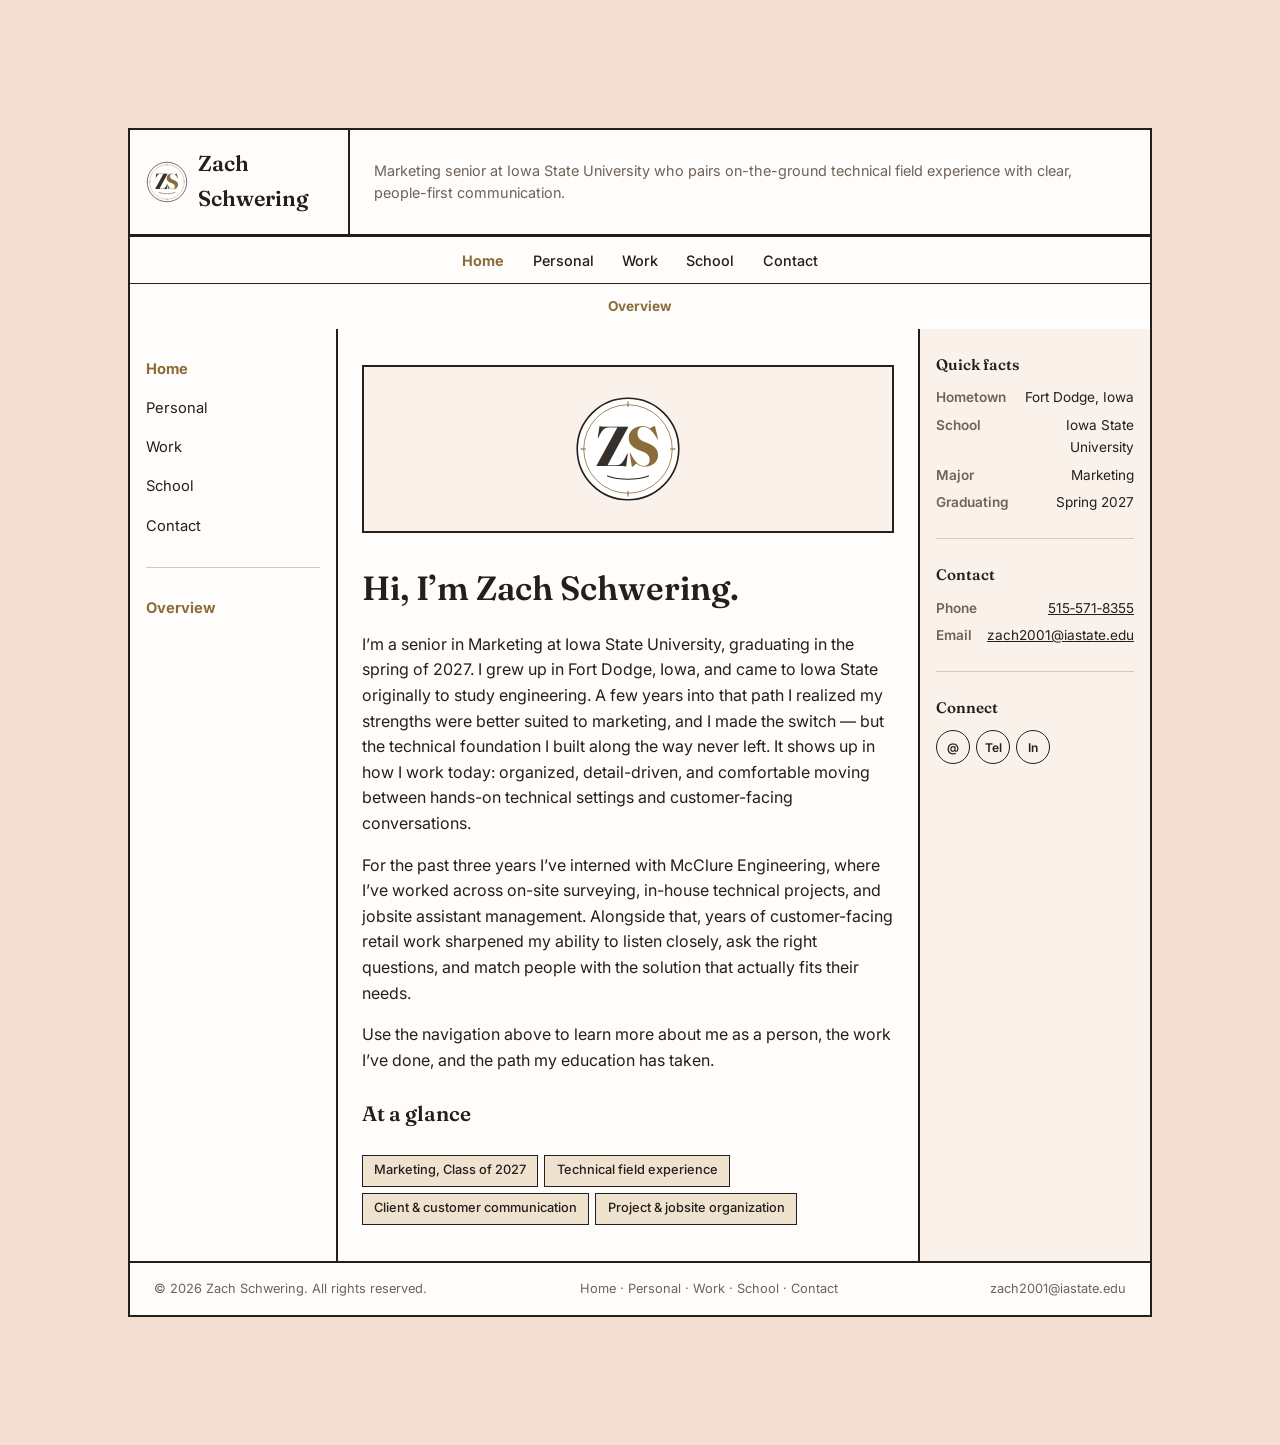
<file: index.html>
<!DOCTYPE html>
<html lang="en">
<head>
<meta charset="UTF-8">
<meta name="viewport" content="width=device-width, initial-scale=1.0">
<title>Zach Schwering</title>
<meta name="description" content="Zach Schwering — Marketing senior at Iowa State University with hands-on technical field experience.">
<link rel="icon" href="./assets/zs-monogram.svg" type="image/svg+xml">
<link rel="preconnect" href="https://fonts.googleapis.com">
<link rel="preconnect" href="https://fonts.gstatic.com" crossorigin>
<link href="https://fonts.googleapis.com/css2?family=Fraunces:opsz,wght@9..144,500;9..144,600;9..144,700&family=Inter:wght@400;500;600;700&display=swap" rel="stylesheet">
<link rel="stylesheet" href="./style.css">
</head>
<body>

<div class="page-frame">
  <div class="layout">

    <header class="site-header">
      <div class="logo"><svg class="logo-mark" viewBox="0 0 200 200" role="img" aria-label="ZS monogram logo" xmlns="http://www.w3.org/2000/svg"><circle cx="100" cy="100" r="94" fill="#ffffff" stroke="#241f1a" stroke-width="3"/><circle cx="100" cy="100" r="82" fill="none" stroke="#8a6d3b" stroke-width="1.5"/><line x1="100" y1="12" x2="100" y2="22" stroke="#8a6d3b" stroke-width="2"/><line x1="100" y1="178" x2="100" y2="188" stroke="#8a6d3b" stroke-width="2"/><line x1="12" y1="100" x2="22" y2="100" stroke="#8a6d3b" stroke-width="2"/><line x1="178" y1="100" x2="188" y2="100" stroke="#8a6d3b" stroke-width="2"/><text x="72" y="132" font-family="'Fraunces', Georgia, serif" font-size="104" font-weight="700" fill="#241f1a" opacity="0.92" text-anchor="middle">Z</text><text x="128" y="132" font-family="'Fraunces', Georgia, serif" font-size="104" font-weight="700" fill="#8a6d3b" text-anchor="middle">S</text><path d="M62,150 C85,158 115,158 138,150" fill="none" stroke="#241f1a" stroke-width="2" stroke-linecap="round"/></svg> Zach Schwering</div>
      <div class="info-graphic">
        Marketing senior at Iowa State University who pairs on-the-ground
        technical field experience with clear, people-first communication.
      </div>
    </header>

    <nav class="primary-nav" data-nav="primary" aria-label="Primary"></nav>
    <nav class="secondary-nav" data-nav="secondary" aria-label="Secondary"></nav>

    <div class="content-row">

      <aside class="nav-rail">
        <nav data-nav="rail-primary" aria-label="Primary, sidebar"></nav>
        <nav data-nav="rail-secondary" aria-label="Secondary, sidebar"></nav>
      </aside>

      <main class="main-content">
        <div class="hero-image"><svg class="hero-mark" viewBox="0 0 200 200" role="img" aria-label="ZS monogram" xmlns="http://www.w3.org/2000/svg"><circle cx="100" cy="100" r="94" fill="#ffffff" stroke="#241f1a" stroke-width="3"/><circle cx="100" cy="100" r="82" fill="none" stroke="#8a6d3b" stroke-width="1.5"/><line x1="100" y1="12" x2="100" y2="22" stroke="#8a6d3b" stroke-width="2"/><line x1="100" y1="178" x2="100" y2="188" stroke="#8a6d3b" stroke-width="2"/><line x1="12" y1="100" x2="22" y2="100" stroke="#8a6d3b" stroke-width="2"/><line x1="178" y1="100" x2="188" y2="100" stroke="#8a6d3b" stroke-width="2"/><text x="72" y="132" font-family="'Fraunces', Georgia, serif" font-size="104" font-weight="700" fill="#241f1a" opacity="0.92" text-anchor="middle">Z</text><text x="128" y="132" font-family="'Fraunces', Georgia, serif" font-size="104" font-weight="700" fill="#8a6d3b" text-anchor="middle">S</text><path d="M62,150 C85,158 115,158 138,150" fill="none" stroke="#241f1a" stroke-width="2" stroke-linecap="round"/></svg></div>

        <h1>Hi, I&rsquo;m Zach Schwering.</h1>
        <p>
          I&rsquo;m a senior in Marketing at Iowa State University, graduating
          in the spring of 2027. I grew up in Fort Dodge, Iowa, and came to
          Iowa State originally to study engineering. A few years into that
          path I realized my strengths were better suited to marketing, and
          I made the switch &mdash; but the technical foundation I built along
          the way never left. It shows up in how I work today: organized,
          detail-driven, and comfortable moving between hands-on technical
          settings and customer-facing conversations.
        </p>
        <p>
          For the past three years I&rsquo;ve interned with McClure
          Engineering, where I&rsquo;ve worked across on-site surveying,
          in-house technical projects, and jobsite assistant management.
          Alongside that, years of customer-facing retail work sharpened my
          ability to listen closely, ask the right questions, and match
          people with the solution that actually fits their needs.
        </p>
        <p>
          Use the navigation above to learn more about me as a person, the
          work I&rsquo;ve done, and the path my education has taken.
        </p>

        <h2>At a glance</h2>
        <ul class="tag-list">
          <li>Marketing, Class of 2027</li>
          <li>Technical field experience</li>
          <li>Client &amp; customer communication</li>
          <li>Project &amp; jobsite organization</li>
        </ul>
      </main>

      <aside class="sticky-rail">
        <section>
          <h2>Quick facts</h2>
          <dl class="fact-list">
            <dt>Hometown</dt><dd>Fort Dodge, Iowa</dd>
            <dt>School</dt><dd>Iowa State University</dd>
            <dt>Major</dt><dd>Marketing</dd>
            <dt>Graduating</dt><dd>Spring 2027</dd>
          </dl>
        </section>
        <section>
          <h2>Contact</h2>
          <dl class="fact-list">
            <dt>Phone</dt><dd><a href="tel:+15155718355">515&#8209;571&#8209;8355</a></dd>
            <dt>Email</dt><dd><a href="mailto:zach2001@iastate.edu">zach2001@iastate.edu</a></dd>
          </dl>
        </section>
        <section>
          <h2>Connect</h2>
          <div class="social-icons">
            <a href="mailto:zach2001@iastate.edu" aria-label="Email">@</a>
            <a href="tel:+15155718355" aria-label="Phone">Tel</a>
            <a href="#" aria-label="LinkedIn">In</a>
          </div>
        </section>
      </aside>

    </div>

    <footer class="site-footer">
      <span>&copy; <span id="year"></span> Zach Schwering. All rights reserved.</span>
      <span><a href="index.html">Home</a> &middot; <a href="person.html">Personal</a> &middot; <a href="work.html">Work</a> &middot; <a href="school.html">School</a> &middot; <a href="contact.html">Contact</a></span>
      <span><a href="mailto:zach2001@iastate.edu">zach2001@iastate.edu</a></span>
    </footer>

  </div>
</div>

<script src="./nav.js"></script>
<script>
  document.getElementById("year").textContent = new Date().getFullYear();
</script>
</body>
</html>
</file>
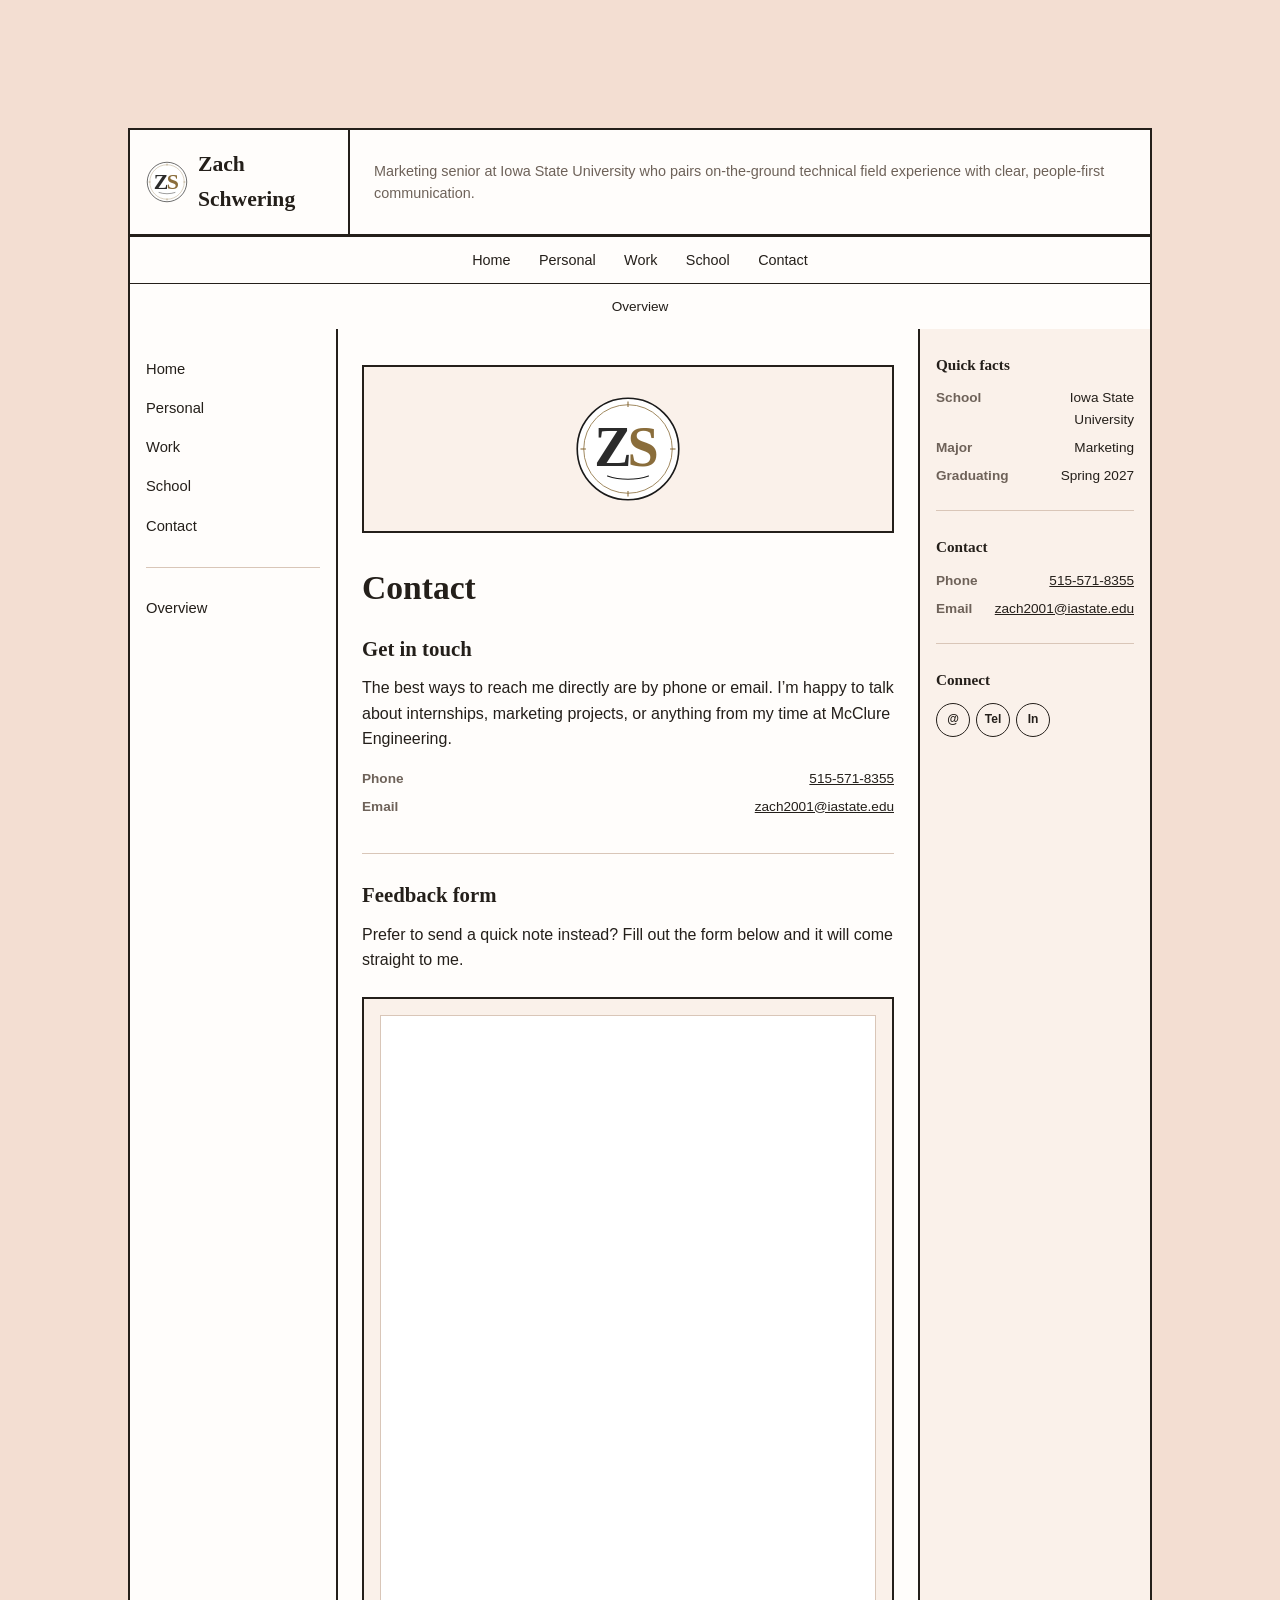
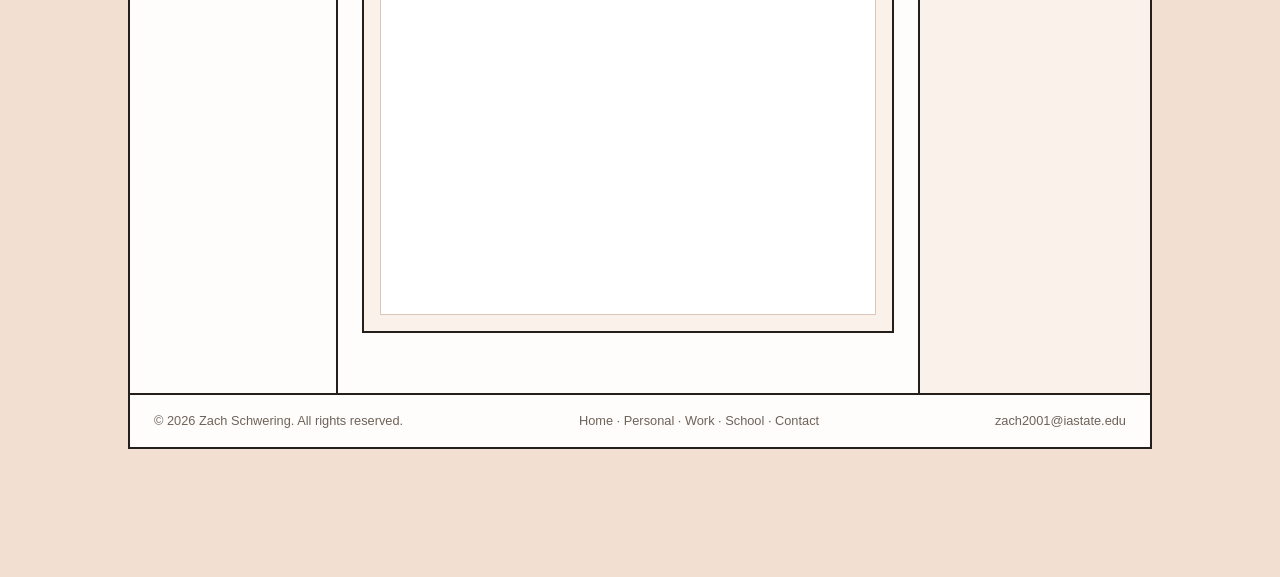
<file: Contact.html>
<!DOCTYPE html>
<html lang="en">
<head>
<meta charset="UTF-8">
<meta name="viewport" content="width=device-width, initial-scale=1.0">
<title>Contact &mdash; Zach Schwering</title>
<meta name="description" content="Contact Zach Schwering, Marketing senior at Iowa State University, or leave feedback via the form below.">
<link rel="icon" href="./assets/zs-monogram.svg" type="image/svg+xml">
<link rel="stylesheet" href="./style.css">
</head>
<body>

<div class="page-frame">
  <div class="layout">

    <header class="site-header">
      <div class="logo"><svg class="logo-mark" viewBox="0 0 200 200" role="img" aria-label="ZS monogram logo" xmlns="http://www.w3.org/2000/svg"><circle cx="100" cy="100" r="94" fill="#ffffff" stroke="#1a1a1a" stroke-width="3"/><circle cx="100" cy="100" r="82" fill="none" stroke="#8a6d3b" stroke-width="1.5"/><line x1="100" y1="12" x2="100" y2="22" stroke="#8a6d3b" stroke-width="2"/><line x1="100" y1="178" x2="100" y2="188" stroke="#8a6d3b" stroke-width="2"/><line x1="12" y1="100" x2="22" y2="100" stroke="#8a6d3b" stroke-width="2"/><line x1="178" y1="100" x2="188" y2="100" stroke="#8a6d3b" stroke-width="2"/><text x="72" y="132" font-family="Georgia, 'Times New Roman', serif" font-size="104" font-weight="700" fill="#1a1a1a" opacity="0.92" text-anchor="middle">Z</text><text x="128" y="132" font-family="Georgia, 'Times New Roman', serif" font-size="104" font-weight="700" fill="#8a6d3b" text-anchor="middle">S</text><path d="M62,150 C85,158 115,158 138,150" fill="none" stroke="#1a1a1a" stroke-width="2" stroke-linecap="round"/></svg> Zach Schwering</div>
      <div class="info-graphic">
        Marketing senior at Iowa State University who pairs on-the-ground
        technical field experience with clear, people-first communication.
      </div>
    </header>

    <nav class="primary-nav" data-nav="primary" aria-label="Primary"></nav>
    <nav class="secondary-nav" data-nav="secondary" aria-label="Secondary"></nav>

    <div class="content-row">

      <aside class="nav-rail">
        <nav data-nav="rail-primary" aria-label="Primary, sidebar"></nav>
        <nav data-nav="rail-secondary" aria-label="Secondary, sidebar"></nav>
      </aside>

      <main class="main-content">
        <div class="hero-image"><svg class="hero-mark" viewBox="0 0 200 200" role="img" aria-label="ZS monogram" xmlns="http://www.w3.org/2000/svg"><circle cx="100" cy="100" r="94" fill="#ffffff" stroke="#1a1a1a" stroke-width="3"/><circle cx="100" cy="100" r="82" fill="none" stroke="#8a6d3b" stroke-width="1.5"/><line x1="100" y1="12" x2="100" y2="22" stroke="#8a6d3b" stroke-width="2"/><line x1="100" y1="178" x2="100" y2="188" stroke="#8a6d3b" stroke-width="2"/><line x1="12" y1="100" x2="22" y2="100" stroke="#8a6d3b" stroke-width="2"/><line x1="178" y1="100" x2="188" y2="100" stroke="#8a6d3b" stroke-width="2"/><text x="72" y="132" font-family="Georgia, 'Times New Roman', serif" font-size="104" font-weight="700" fill="#1a1a1a" opacity="0.92" text-anchor="middle">Z</text><text x="128" y="132" font-family="Georgia, 'Times New Roman', serif" font-size="104" font-weight="700" fill="#8a6d3b" text-anchor="middle">S</text><path d="M62,150 C85,158 115,158 138,150" fill="none" stroke="#1a1a1a" stroke-width="2" stroke-linecap="round"/></svg></div>

        <h1>Contact</h1>

        <h2 id="contact-info">Get in touch</h2>
        <p>
          The best ways to reach me directly are by phone or email. I&rsquo;m
          happy to talk about internships, marketing projects, or anything
          from my time at McClure Engineering.
        </p>
        <dl class="fact-list">
          <dt>Phone</dt><dd><a href="tel:+15155718355">515&#8209;571&#8209;8355</a></dd>
          <dt>Email</dt><dd><a href="mailto:zach2001@iastate.edu">zach2001@iastate.edu</a></dd>
        </dl>

        <h2 id="feedback-form">Feedback form</h2>
        <p>
          Prefer to send a quick note instead? Fill out the form below and
          it will come straight to me.
        </p>

        <!--
          Embedded Google Form.
          Replace the src below with your own form's embed link:
          Google Forms > Send > the "<>" embed tab > copy the iframe src URL.
          Before publishing, in Form Settings > Responses, turn OFF
          "Restrict to users in [org]" and confirm access is set to
          "Anyone with the link" so it loads for visitors who are not
          signed in.
        -->
        <div class="form-embed">
          <iframe
            src="https://docs.google.com/forms/d/e/1FAIpQLSf_REPLACE_WITH_YOUR_FORM_ID/viewform?embedded=true"
            title="Contact feedback form"
            loading="lazy">
            Loading&hellip;
          </iframe>
        </div>
      </main>

      <aside class="sticky-rail">
        <section>
          <h2>Quick facts</h2>
          <dl class="fact-list">
            <dt>School</dt><dd>Iowa State University</dd>
            <dt>Major</dt><dd>Marketing</dd>
            <dt>Graduating</dt><dd>Spring 2027</dd>
          </dl>
        </section>
        <section>
          <h2>Contact</h2>
          <dl class="fact-list">
            <dt>Phone</dt><dd><a href="tel:+15155718355">515&#8209;571&#8209;8355</a></dd>
            <dt>Email</dt><dd><a href="mailto:zach2001@iastate.edu">zach2001@iastate.edu</a></dd>
          </dl>
        </section>
        <section>
          <h2>Connect</h2>
          <div class="social-icons">
            <a href="mailto:zach2001@iastate.edu" aria-label="Email">@</a>
            <a href="tel:+15155718355" aria-label="Phone">Tel</a>
            <a href="#" aria-label="LinkedIn">In</a>
          </div>
        </section>
      </aside>

    </div>

    <footer class="site-footer">
      <span>&copy; <span id="year"></span> Zach Schwering. All rights reserved.</span>
      <span><a href="index.html">Home</a> &middot; <a href="person.html">Personal</a> &middot; <a href="work.html">Work</a> &middot; <a href="school.html">School</a> &middot; <a href="contact.html">Contact</a></span>
      <span><a href="mailto:zach2001@iastate.edu">zach2001@iastate.edu</a></span>
    </footer>

  </div>
</div>

<script src="./nav.js"></script>
<script>
  document.getElementById("year").textContent = new Date().getFullYear();
</script>
</body>
</html>
</file>
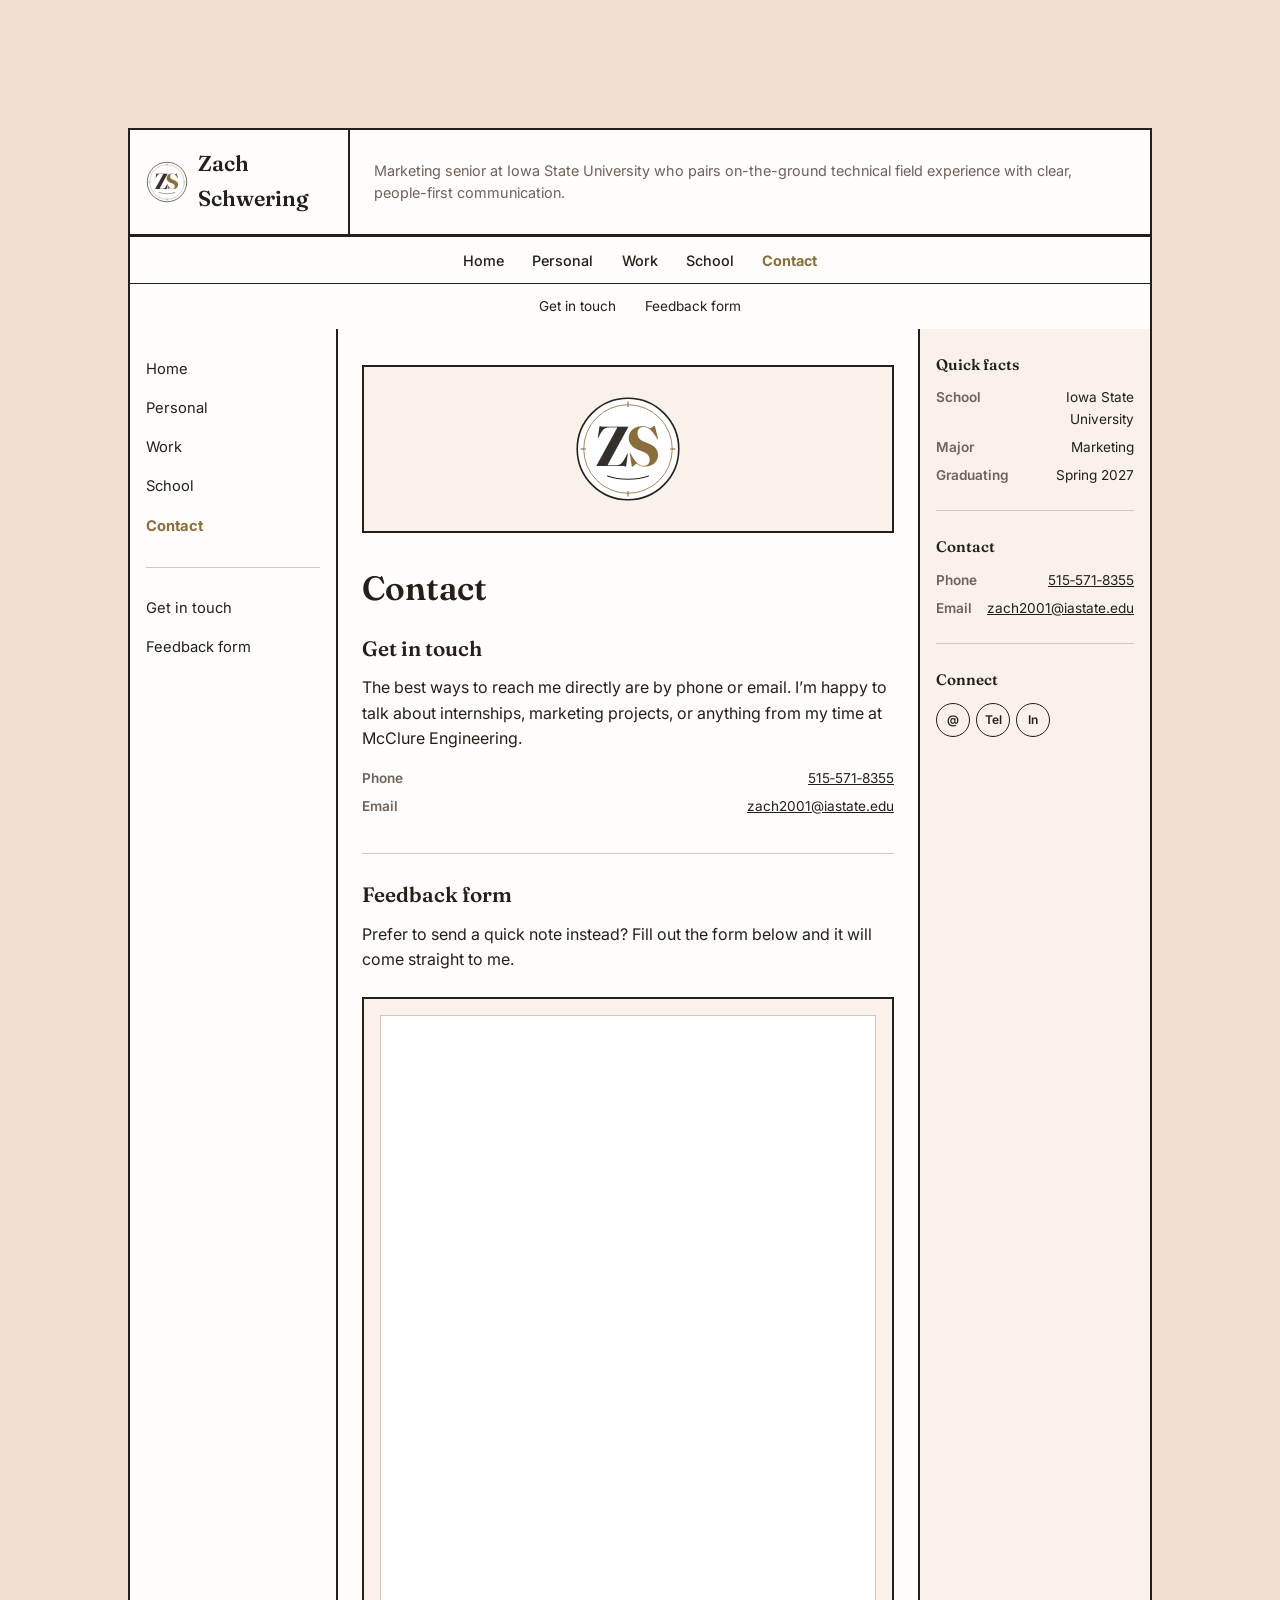
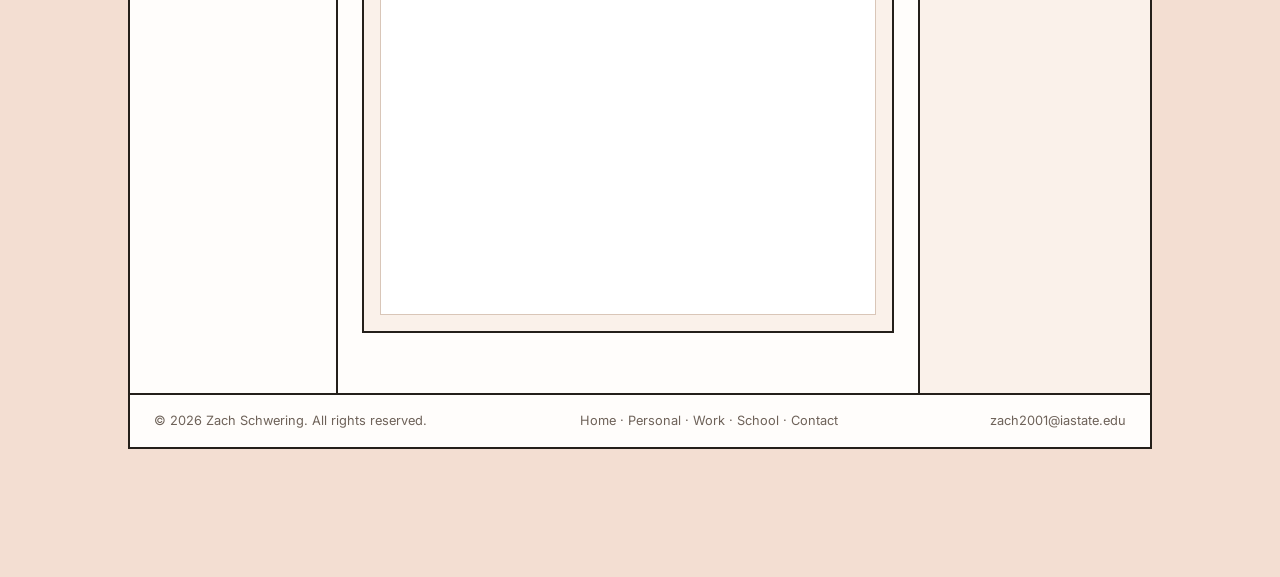
<file: contact.html>
<!DOCTYPE html>
<html lang="en">
<head>
<meta charset="UTF-8">
<meta name="viewport" content="width=device-width, initial-scale=1.0">
<title>Contact &mdash; Zach Schwering</title>
<meta name="description" content="Contact Zach Schwering, Marketing senior at Iowa State University, or leave feedback via the form below.">
<link rel="icon" href="./assets/zs-monogram.svg" type="image/svg+xml">
<link rel="preconnect" href="https://fonts.googleapis.com">
<link rel="preconnect" href="https://fonts.gstatic.com" crossorigin>
<link href="https://fonts.googleapis.com/css2?family=Fraunces:opsz,wght@9..144,500;9..144,600;9..144,700&family=Inter:wght@400;500;600;700&display=swap" rel="stylesheet">
<link rel="stylesheet" href="./style.css">
</head>
<body>

<div class="page-frame">
  <div class="layout">

    <header class="site-header">
      <div class="logo"><svg class="logo-mark" viewBox="0 0 200 200" role="img" aria-label="ZS monogram logo" xmlns="http://www.w3.org/2000/svg"><circle cx="100" cy="100" r="94" fill="#ffffff" stroke="#241f1a" stroke-width="3"/><circle cx="100" cy="100" r="82" fill="none" stroke="#8a6d3b" stroke-width="1.5"/><line x1="100" y1="12" x2="100" y2="22" stroke="#8a6d3b" stroke-width="2"/><line x1="100" y1="178" x2="100" y2="188" stroke="#8a6d3b" stroke-width="2"/><line x1="12" y1="100" x2="22" y2="100" stroke="#8a6d3b" stroke-width="2"/><line x1="178" y1="100" x2="188" y2="100" stroke="#8a6d3b" stroke-width="2"/><text x="72" y="132" font-family="'Fraunces', Georgia, serif" font-size="104" font-weight="700" fill="#241f1a" opacity="0.92" text-anchor="middle">Z</text><text x="128" y="132" font-family="'Fraunces', Georgia, serif" font-size="104" font-weight="700" fill="#8a6d3b" text-anchor="middle">S</text><path d="M62,150 C85,158 115,158 138,150" fill="none" stroke="#241f1a" stroke-width="2" stroke-linecap="round"/></svg> Zach Schwering</div>
      <div class="info-graphic">
        Marketing senior at Iowa State University who pairs on-the-ground
        technical field experience with clear, people-first communication.
      </div>
    </header>

    <nav class="primary-nav" data-nav="primary" aria-label="Primary"></nav>
    <nav class="secondary-nav" data-nav="secondary" aria-label="Secondary"></nav>

    <div class="content-row">

      <aside class="nav-rail">
        <nav data-nav="rail-primary" aria-label="Primary, sidebar"></nav>
        <nav data-nav="rail-secondary" aria-label="Secondary, sidebar"></nav>
      </aside>

      <main class="main-content">
        <div class="hero-image"><svg class="hero-mark" viewBox="0 0 200 200" role="img" aria-label="ZS monogram" xmlns="http://www.w3.org/2000/svg"><circle cx="100" cy="100" r="94" fill="#ffffff" stroke="#241f1a" stroke-width="3"/><circle cx="100" cy="100" r="82" fill="none" stroke="#8a6d3b" stroke-width="1.5"/><line x1="100" y1="12" x2="100" y2="22" stroke="#8a6d3b" stroke-width="2"/><line x1="100" y1="178" x2="100" y2="188" stroke="#8a6d3b" stroke-width="2"/><line x1="12" y1="100" x2="22" y2="100" stroke="#8a6d3b" stroke-width="2"/><line x1="178" y1="100" x2="188" y2="100" stroke="#8a6d3b" stroke-width="2"/><text x="72" y="132" font-family="'Fraunces', Georgia, serif" font-size="104" font-weight="700" fill="#241f1a" opacity="0.92" text-anchor="middle">Z</text><text x="128" y="132" font-family="'Fraunces', Georgia, serif" font-size="104" font-weight="700" fill="#8a6d3b" text-anchor="middle">S</text><path d="M62,150 C85,158 115,158 138,150" fill="none" stroke="#241f1a" stroke-width="2" stroke-linecap="round"/></svg></div>

        <h1>Contact</h1>

        <h2 id="contact-info">Get in touch</h2>
        <p>
          The best ways to reach me directly are by phone or email. I&rsquo;m
          happy to talk about internships, marketing projects, or anything
          from my time at McClure Engineering.
        </p>
        <dl class="fact-list">
          <dt>Phone</dt><dd><a href="tel:+15155718355">515&#8209;571&#8209;8355</a></dd>
          <dt>Email</dt><dd><a href="mailto:zach2001@iastate.edu">zach2001@iastate.edu</a></dd>
        </dl>

        <h2 id="feedback-form">Feedback form</h2>
        <p>
          Prefer to send a quick note instead? Fill out the form below and
          it will come straight to me.
        </p>

        <!--
          Embedded Google Form.
          Replace the src below with your own form's embed link:
          Google Forms > Send > the "<>" embed tab > copy the iframe src URL.
          Before publishing, in Form Settings > Responses, turn OFF
          "Restrict to users in [org]" and confirm access is set to
          "Anyone with the link" so it loads for visitors who are not
          signed in.
        -->
        <div class="form-embed">
          <iframe
            src="https://docs.google.com/forms/d/e/1FAIpQLSeIeLna8ueIe1Ol3CAgbMucSbO8HrOFRADkz1ITKp4BqK-JnQ/viewform?embedded=true"
            title="Contact feedback form"
            loading="lazy">
            Loading&hellip;
          </iframe>
        </div>
      </main>

      <aside class="sticky-rail">
        <section>
          <h2>Quick facts</h2>
          <dl class="fact-list">
            <dt>School</dt><dd>Iowa State University</dd>
            <dt>Major</dt><dd>Marketing</dd>
            <dt>Graduating</dt><dd>Spring 2027</dd>
          </dl>
        </section>
        <section>
          <h2>Contact</h2>
          <dl class="fact-list">
            <dt>Phone</dt><dd><a href="tel:+15155718355">515&#8209;571&#8209;8355</a></dd>
            <dt>Email</dt><dd><a href="mailto:zach2001@iastate.edu">zach2001@iastate.edu</a></dd>
          </dl>
        </section>
        <section>
          <h2>Connect</h2>
          <div class="social-icons">
            <a href="mailto:zach2001@iastate.edu" aria-label="Email">@</a>
            <a href="tel:+15155718355" aria-label="Phone">Tel</a>
            <a href="#" aria-label="LinkedIn">In</a>
          </div>
        </section>
      </aside>

    </div>

    <footer class="site-footer">
      <span>&copy; <span id="year"></span> Zach Schwering. All rights reserved.</span>
      <span><a href="index.html">Home</a> &middot; <a href="person.html">Personal</a> &middot; <a href="work.html">Work</a> &middot; <a href="school.html">School</a> &middot; <a href="contact.html">Contact</a></span>
      <span><a href="mailto:zach2001@iastate.edu">zach2001@iastate.edu</a></span>
    </footer>

  </div>
</div>

<script src="./nav.js"></script>
<script>
  document.getElementById("year").textContent = new Date().getFullYear();
</script>
</body>
</html>
</file>
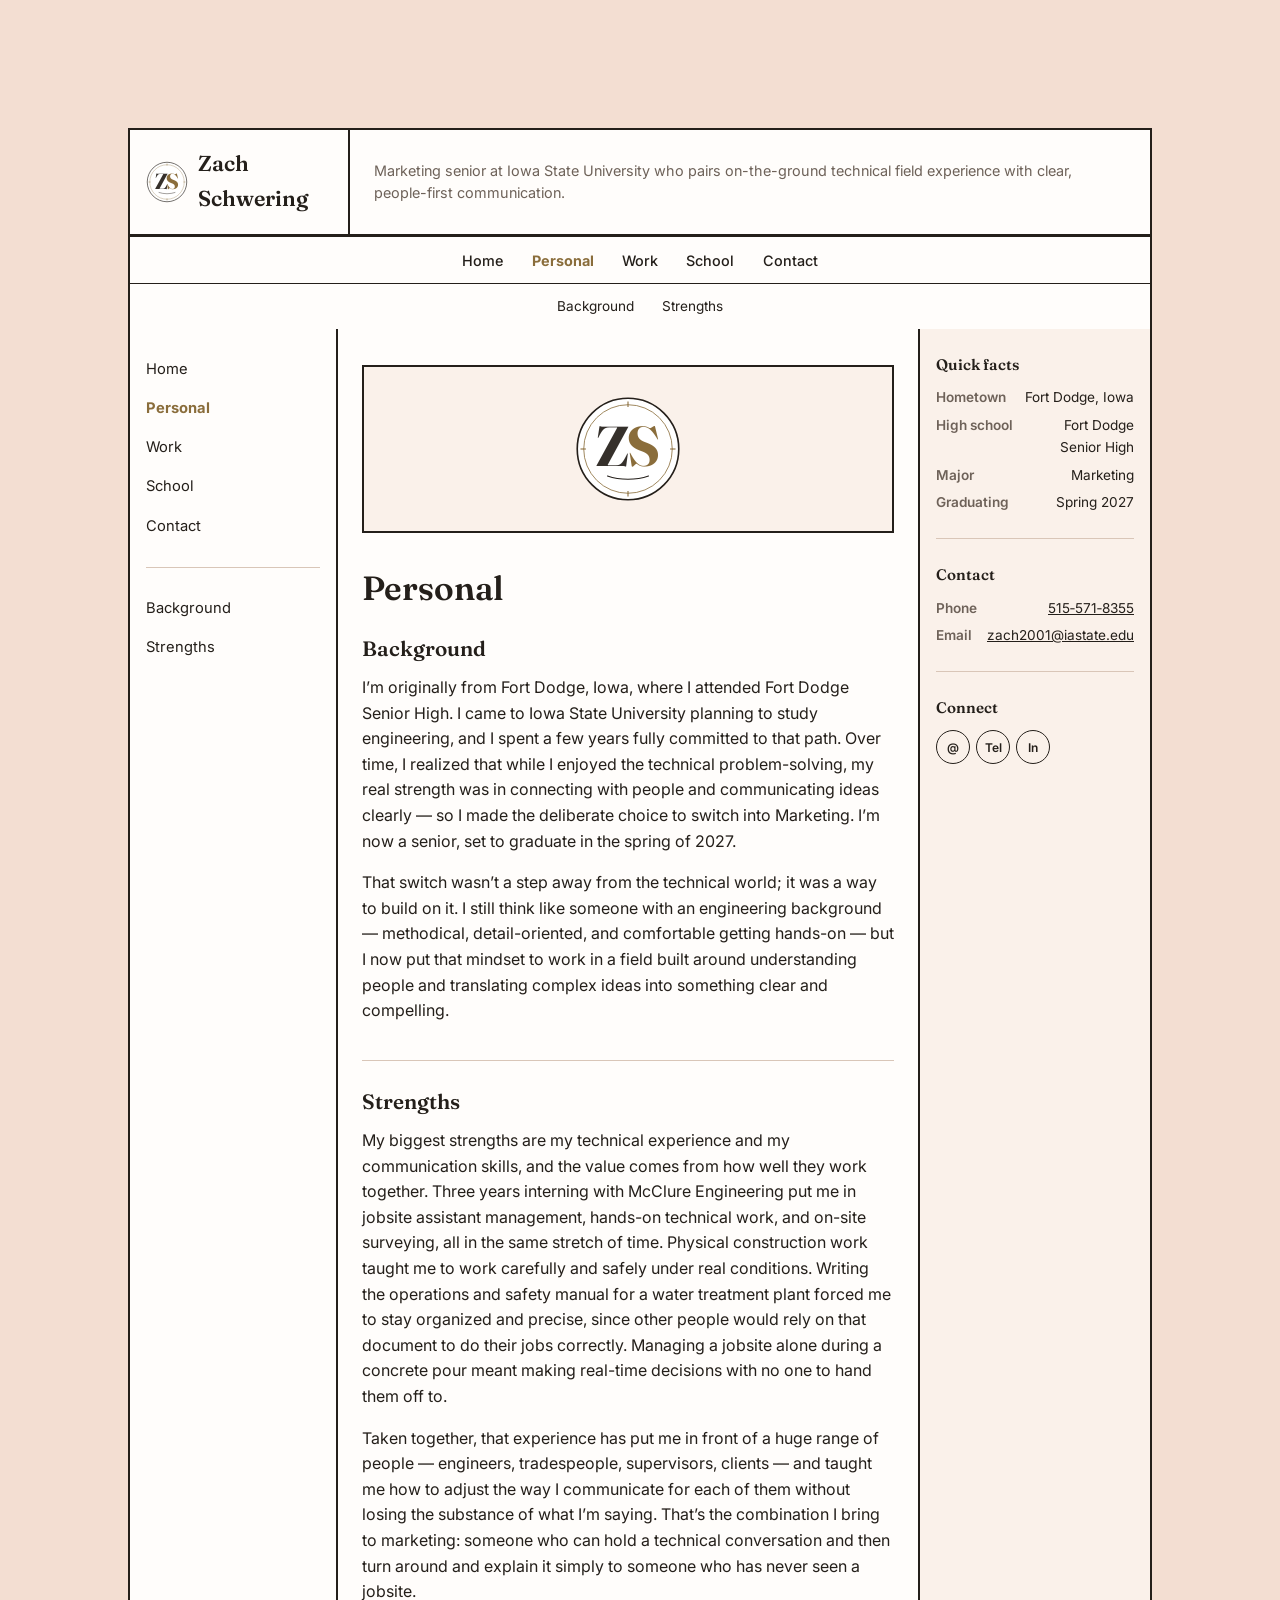
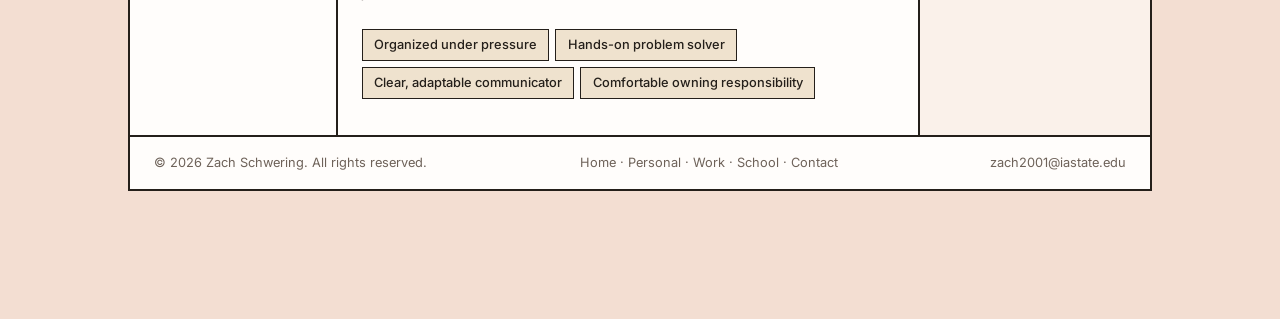
<file: person.html>
<!DOCTYPE html>
<html lang="en">
<head>
<meta charset="UTF-8">
<meta name="viewport" content="width=device-width, initial-scale=1.0">
<title>Personal &mdash; Zach Schwering</title>
<meta name="description" content="Background and strengths of Zach Schwering, a Marketing senior at Iowa State University.">
<link rel="icon" href="./assets/zs-monogram.svg" type="image/svg+xml">
<link rel="preconnect" href="https://fonts.googleapis.com">
<link rel="preconnect" href="https://fonts.gstatic.com" crossorigin>
<link href="https://fonts.googleapis.com/css2?family=Fraunces:opsz,wght@9..144,500;9..144,600;9..144,700&family=Inter:wght@400;500;600;700&display=swap" rel="stylesheet">
<link rel="stylesheet" href="./style.css">
</head>
<body>

<div class="page-frame">
  <div class="layout">

    <header class="site-header">
      <div class="logo"><svg class="logo-mark" viewBox="0 0 200 200" role="img" aria-label="ZS monogram logo" xmlns="http://www.w3.org/2000/svg"><circle cx="100" cy="100" r="94" fill="#ffffff" stroke="#241f1a" stroke-width="3"/><circle cx="100" cy="100" r="82" fill="none" stroke="#8a6d3b" stroke-width="1.5"/><line x1="100" y1="12" x2="100" y2="22" stroke="#8a6d3b" stroke-width="2"/><line x1="100" y1="178" x2="100" y2="188" stroke="#8a6d3b" stroke-width="2"/><line x1="12" y1="100" x2="22" y2="100" stroke="#8a6d3b" stroke-width="2"/><line x1="178" y1="100" x2="188" y2="100" stroke="#8a6d3b" stroke-width="2"/><text x="72" y="132" font-family="'Fraunces', Georgia, serif" font-size="104" font-weight="700" fill="#241f1a" opacity="0.92" text-anchor="middle">Z</text><text x="128" y="132" font-family="'Fraunces', Georgia, serif" font-size="104" font-weight="700" fill="#8a6d3b" text-anchor="middle">S</text><path d="M62,150 C85,158 115,158 138,150" fill="none" stroke="#241f1a" stroke-width="2" stroke-linecap="round"/></svg> Zach Schwering</div>
      <div class="info-graphic">
        Marketing senior at Iowa State University who pairs on-the-ground
        technical field experience with clear, people-first communication.
      </div>
    </header>

    <nav class="primary-nav" data-nav="primary" aria-label="Primary"></nav>
    <nav class="secondary-nav" data-nav="secondary" aria-label="Secondary"></nav>

    <div class="content-row">

      <aside class="nav-rail">
        <nav data-nav="rail-primary" aria-label="Primary, sidebar"></nav>
        <nav data-nav="rail-secondary" aria-label="Secondary, sidebar"></nav>
      </aside>

      <main class="main-content">
        <div class="hero-image"><svg class="hero-mark" viewBox="0 0 200 200" role="img" aria-label="ZS monogram" xmlns="http://www.w3.org/2000/svg"><circle cx="100" cy="100" r="94" fill="#ffffff" stroke="#241f1a" stroke-width="3"/><circle cx="100" cy="100" r="82" fill="none" stroke="#8a6d3b" stroke-width="1.5"/><line x1="100" y1="12" x2="100" y2="22" stroke="#8a6d3b" stroke-width="2"/><line x1="100" y1="178" x2="100" y2="188" stroke="#8a6d3b" stroke-width="2"/><line x1="12" y1="100" x2="22" y2="100" stroke="#8a6d3b" stroke-width="2"/><line x1="178" y1="100" x2="188" y2="100" stroke="#8a6d3b" stroke-width="2"/><text x="72" y="132" font-family="'Fraunces', Georgia, serif" font-size="104" font-weight="700" fill="#241f1a" opacity="0.92" text-anchor="middle">Z</text><text x="128" y="132" font-family="'Fraunces', Georgia, serif" font-size="104" font-weight="700" fill="#8a6d3b" text-anchor="middle">S</text><path d="M62,150 C85,158 115,158 138,150" fill="none" stroke="#241f1a" stroke-width="2" stroke-linecap="round"/></svg></div>

        <h1>Personal</h1>

        <h2 id="background">Background</h2>
        <p>
          I&rsquo;m originally from Fort Dodge, Iowa, where I attended Fort
          Dodge Senior High. I came to Iowa State University planning to
          study engineering, and I spent a few years fully committed to that
          path. Over time, I realized that while I enjoyed the technical
          problem-solving, my real strength was in connecting with people
          and communicating ideas clearly &mdash; so I made the deliberate
          choice to switch into Marketing. I&rsquo;m now a senior, set to
          graduate in the spring of 2027.
        </p>
        <p>
          That switch wasn&rsquo;t a step away from the technical world; it
          was a way to build on it. I still think like someone with an
          engineering background &mdash; methodical, detail-oriented, and
          comfortable getting hands-on &mdash; but I now put that mindset to
          work in a field built around understanding people and translating
          complex ideas into something clear and compelling.
        </p>

        <h2 id="strengths">Strengths</h2>
        <p>
          My biggest strengths are my technical experience and my
          communication skills, and the value comes from how well they work
          together. Three years interning with McClure Engineering put me in
          jobsite assistant management, hands-on technical work, and
          on-site surveying, all in the same stretch of time. Physical
          construction work taught me to work carefully and safely under
          real conditions. Writing the operations and safety manual for a
          water treatment plant forced me to stay organized and precise,
          since other people would rely on that document to do their jobs
          correctly. Managing a jobsite alone during a concrete pour meant
          making real-time decisions with no one to hand them off to.
        </p>
        <p>
          Taken together, that experience has put me in front of a huge
          range of people &mdash; engineers, tradespeople, supervisors,
          clients &mdash; and taught me how to adjust the way I communicate
          for each of them without losing the substance of what I&rsquo;m
          saying. That&rsquo;s the combination I bring to marketing: someone
          who can hold a technical conversation and then turn around and
          explain it simply to someone who has never seen a jobsite.
        </p>

        <ul class="tag-list">
          <li>Organized under pressure</li>
          <li>Hands-on problem solver</li>
          <li>Clear, adaptable communicator</li>
          <li>Comfortable owning responsibility</li>
        </ul>
      </main>

      <aside class="sticky-rail">
        <section>
          <h2>Quick facts</h2>
          <dl class="fact-list">
            <dt>Hometown</dt><dd>Fort Dodge, Iowa</dd>
            <dt>High school</dt><dd>Fort Dodge Senior High</dd>
            <dt>Major</dt><dd>Marketing</dd>
            <dt>Graduating</dt><dd>Spring 2027</dd>
          </dl>
        </section>
        <section>
          <h2>Contact</h2>
          <dl class="fact-list">
            <dt>Phone</dt><dd><a href="tel:+15155718355">515&#8209;571&#8209;8355</a></dd>
            <dt>Email</dt><dd><a href="mailto:zach2001@iastate.edu">zach2001@iastate.edu</a></dd>
          </dl>
        </section>
        <section>
          <h2>Connect</h2>
          <div class="social-icons">
            <a href="mailto:zach2001@iastate.edu" aria-label="Email">@</a>
            <a href="tel:+15155718355" aria-label="Phone">Tel</a>
            <a href="#" aria-label="LinkedIn">In</a>
          </div>
        </section>
      </aside>

    </div>

    <footer class="site-footer">
      <span>&copy; <span id="year"></span> Zach Schwering. All rights reserved.</span>
      <span><a href="index.html">Home</a> &middot; <a href="person.html">Personal</a> &middot; <a href="work.html">Work</a> &middot; <a href="school.html">School</a> &middot; <a href="contact.html">Contact</a></span>
      <span><a href="mailto:zach2001@iastate.edu">zach2001@iastate.edu</a></span>
    </footer>

  </div>
</div>

<script src="./nav.js"></script>
<script>
  document.getElementById("year").textContent = new Date().getFullYear();
</script>
</body>
</html>
</file>
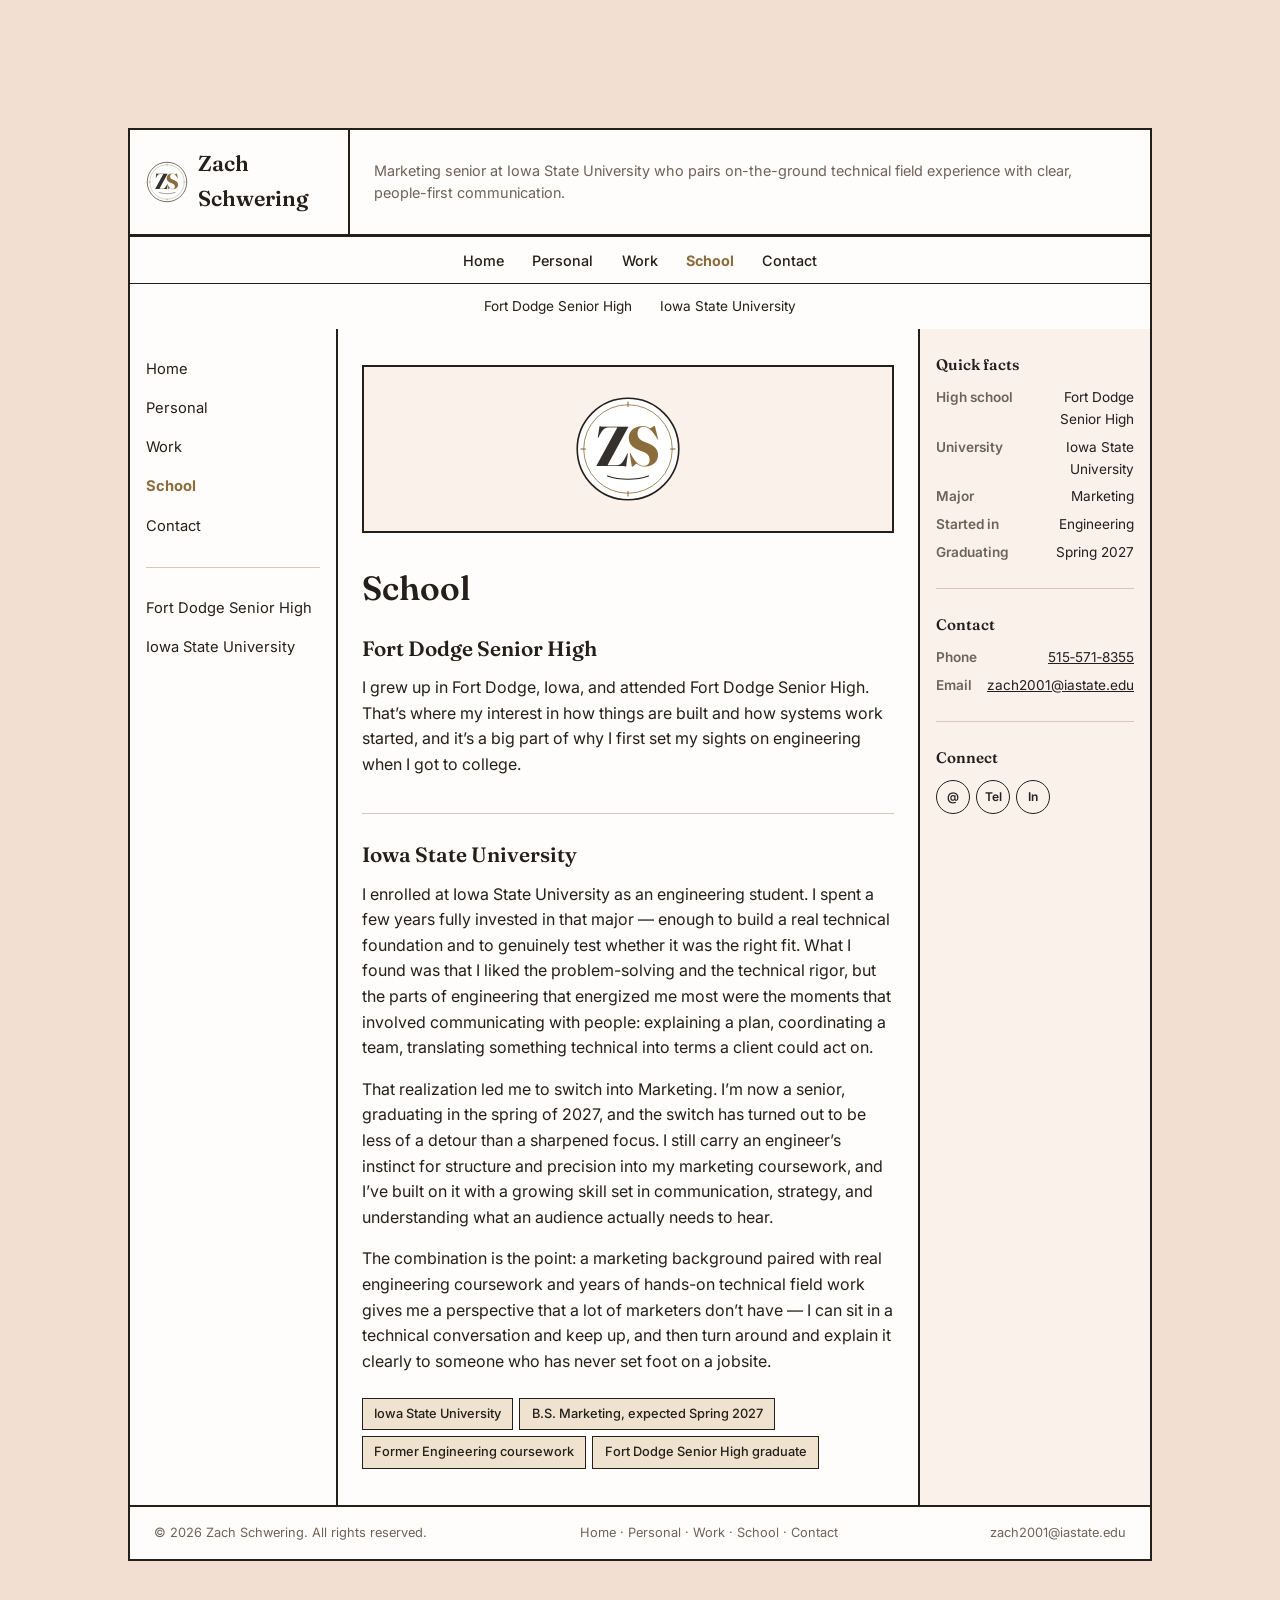
<file: school.html>
<!DOCTYPE html>
<html lang="en">
<head>
<meta charset="UTF-8">
<meta name="viewport" content="width=device-width, initial-scale=1.0">
<title>School &mdash; Zach Schwering</title>
<meta name="description" content="Education background of Zach Schwering, Marketing senior at Iowa State University.">
<link rel="icon" href="./assets/zs-monogram.svg" type="image/svg+xml">
<link rel="preconnect" href="https://fonts.googleapis.com">
<link rel="preconnect" href="https://fonts.gstatic.com" crossorigin>
<link href="https://fonts.googleapis.com/css2?family=Fraunces:opsz,wght@9..144,500;9..144,600;9..144,700&family=Inter:wght@400;500;600;700&display=swap" rel="stylesheet">
<link rel="stylesheet" href="./style.css">
</head>
<body>

<div class="page-frame">
  <div class="layout">

    <header class="site-header">
      <div class="logo"><svg class="logo-mark" viewBox="0 0 200 200" role="img" aria-label="ZS monogram logo" xmlns="http://www.w3.org/2000/svg"><circle cx="100" cy="100" r="94" fill="#ffffff" stroke="#241f1a" stroke-width="3"/><circle cx="100" cy="100" r="82" fill="none" stroke="#8a6d3b" stroke-width="1.5"/><line x1="100" y1="12" x2="100" y2="22" stroke="#8a6d3b" stroke-width="2"/><line x1="100" y1="178" x2="100" y2="188" stroke="#8a6d3b" stroke-width="2"/><line x1="12" y1="100" x2="22" y2="100" stroke="#8a6d3b" stroke-width="2"/><line x1="178" y1="100" x2="188" y2="100" stroke="#8a6d3b" stroke-width="2"/><text x="72" y="132" font-family="'Fraunces', Georgia, serif" font-size="104" font-weight="700" fill="#241f1a" opacity="0.92" text-anchor="middle">Z</text><text x="128" y="132" font-family="'Fraunces', Georgia, serif" font-size="104" font-weight="700" fill="#8a6d3b" text-anchor="middle">S</text><path d="M62,150 C85,158 115,158 138,150" fill="none" stroke="#241f1a" stroke-width="2" stroke-linecap="round"/></svg> Zach Schwering</div>
      <div class="info-graphic">
        Marketing senior at Iowa State University who pairs on-the-ground
        technical field experience with clear, people-first communication.
      </div>
    </header>

    <nav class="primary-nav" data-nav="primary" aria-label="Primary"></nav>
    <nav class="secondary-nav" data-nav="secondary" aria-label="Secondary"></nav>

    <div class="content-row">

      <aside class="nav-rail">
        <nav data-nav="rail-primary" aria-label="Primary, sidebar"></nav>
        <nav data-nav="rail-secondary" aria-label="Secondary, sidebar"></nav>
      </aside>

      <main class="main-content">
        <div class="hero-image"><svg class="hero-mark" viewBox="0 0 200 200" role="img" aria-label="ZS monogram" xmlns="http://www.w3.org/2000/svg"><circle cx="100" cy="100" r="94" fill="#ffffff" stroke="#241f1a" stroke-width="3"/><circle cx="100" cy="100" r="82" fill="none" stroke="#8a6d3b" stroke-width="1.5"/><line x1="100" y1="12" x2="100" y2="22" stroke="#8a6d3b" stroke-width="2"/><line x1="100" y1="178" x2="100" y2="188" stroke="#8a6d3b" stroke-width="2"/><line x1="12" y1="100" x2="22" y2="100" stroke="#8a6d3b" stroke-width="2"/><line x1="178" y1="100" x2="188" y2="100" stroke="#8a6d3b" stroke-width="2"/><text x="72" y="132" font-family="'Fraunces', Georgia, serif" font-size="104" font-weight="700" fill="#241f1a" opacity="0.92" text-anchor="middle">Z</text><text x="128" y="132" font-family="'Fraunces', Georgia, serif" font-size="104" font-weight="700" fill="#8a6d3b" text-anchor="middle">S</text><path d="M62,150 C85,158 115,158 138,150" fill="none" stroke="#241f1a" stroke-width="2" stroke-linecap="round"/></svg></div>

        <h1>School</h1>

        <h2 id="fdsh">Fort Dodge Senior High</h2>
        <p>
          I grew up in Fort Dodge, Iowa, and attended Fort Dodge Senior High.
          That&rsquo;s where my interest in how things are built and how
          systems work started, and it&rsquo;s a big part of why I first set
          my sights on engineering when I got to college.
        </p>

        <h2 id="isu">Iowa State University</h2>
        <p>
          I enrolled at Iowa State University as an engineering student. I
          spent a few years fully invested in that major &mdash; enough to
          build a real technical foundation and to genuinely test whether it
          was the right fit. What I found was that I liked the problem-solving
          and the technical rigor, but the parts of engineering that energized
          me most were the moments that involved communicating with people:
          explaining a plan, coordinating a team, translating something
          technical into terms a client could act on.
        </p>
        <p>
          That realization led me to switch into Marketing. I&rsquo;m now a
          senior, graduating in the spring of 2027, and the switch has turned
          out to be less of a detour than a sharpened focus. I still carry an
          engineer&rsquo;s instinct for structure and precision into my
          marketing coursework, and I&rsquo;ve built on it with a growing
          skill set in communication, strategy, and understanding what an
          audience actually needs to hear.
        </p>
        <p>
          The combination is the point: a marketing background paired with
          real engineering coursework and years of hands-on technical field
          work gives me a perspective that a lot of marketers don&rsquo;t
          have &mdash; I can sit in a technical conversation and keep up,
          and then turn around and explain it clearly to someone who has
          never set foot on a jobsite.
        </p>

        <ul class="tag-list">
          <li>Iowa State University</li>
          <li>B.S. Marketing, expected Spring 2027</li>
          <li>Former Engineering coursework</li>
          <li>Fort Dodge Senior High graduate</li>
        </ul>
      </main>

      <aside class="sticky-rail">
        <section>
          <h2>Quick facts</h2>
          <dl class="fact-list">
            <dt>High school</dt><dd>Fort Dodge Senior High</dd>
            <dt>University</dt><dd>Iowa State University</dd>
            <dt>Major</dt><dd>Marketing</dd>
            <dt>Started in</dt><dd>Engineering</dd>
            <dt>Graduating</dt><dd>Spring 2027</dd>
          </dl>
        </section>
        <section>
          <h2>Contact</h2>
          <dl class="fact-list">
            <dt>Phone</dt><dd><a href="tel:+15155718355">515&#8209;571&#8209;8355</a></dd>
            <dt>Email</dt><dd><a href="mailto:zach2001@iastate.edu">zach2001@iastate.edu</a></dd>
          </dl>
        </section>
        <section>
          <h2>Connect</h2>
          <div class="social-icons">
            <a href="mailto:zach2001@iastate.edu" aria-label="Email">@</a>
            <a href="tel:+15155718355" aria-label="Phone">Tel</a>
            <a href="#" aria-label="LinkedIn">In</a>
          </div>
        </section>
      </aside>

    </div>

    <footer class="site-footer">
      <span>&copy; <span id="year"></span> Zach Schwering. All rights reserved.</span>
      <span><a href="index.html">Home</a> &middot; <a href="person.html">Personal</a> &middot; <a href="work.html">Work</a> &middot; <a href="school.html">School</a> &middot; <a href="contact.html">Contact</a></span>
      <span><a href="mailto:zach2001@iastate.edu">zach2001@iastate.edu</a></span>
    </footer>

  </div>
</div>

<script src="./nav.js"></script>
<script>
  document.getElementById("year").textContent = new Date().getFullYear();
</script>
</body>
</html>
</file>
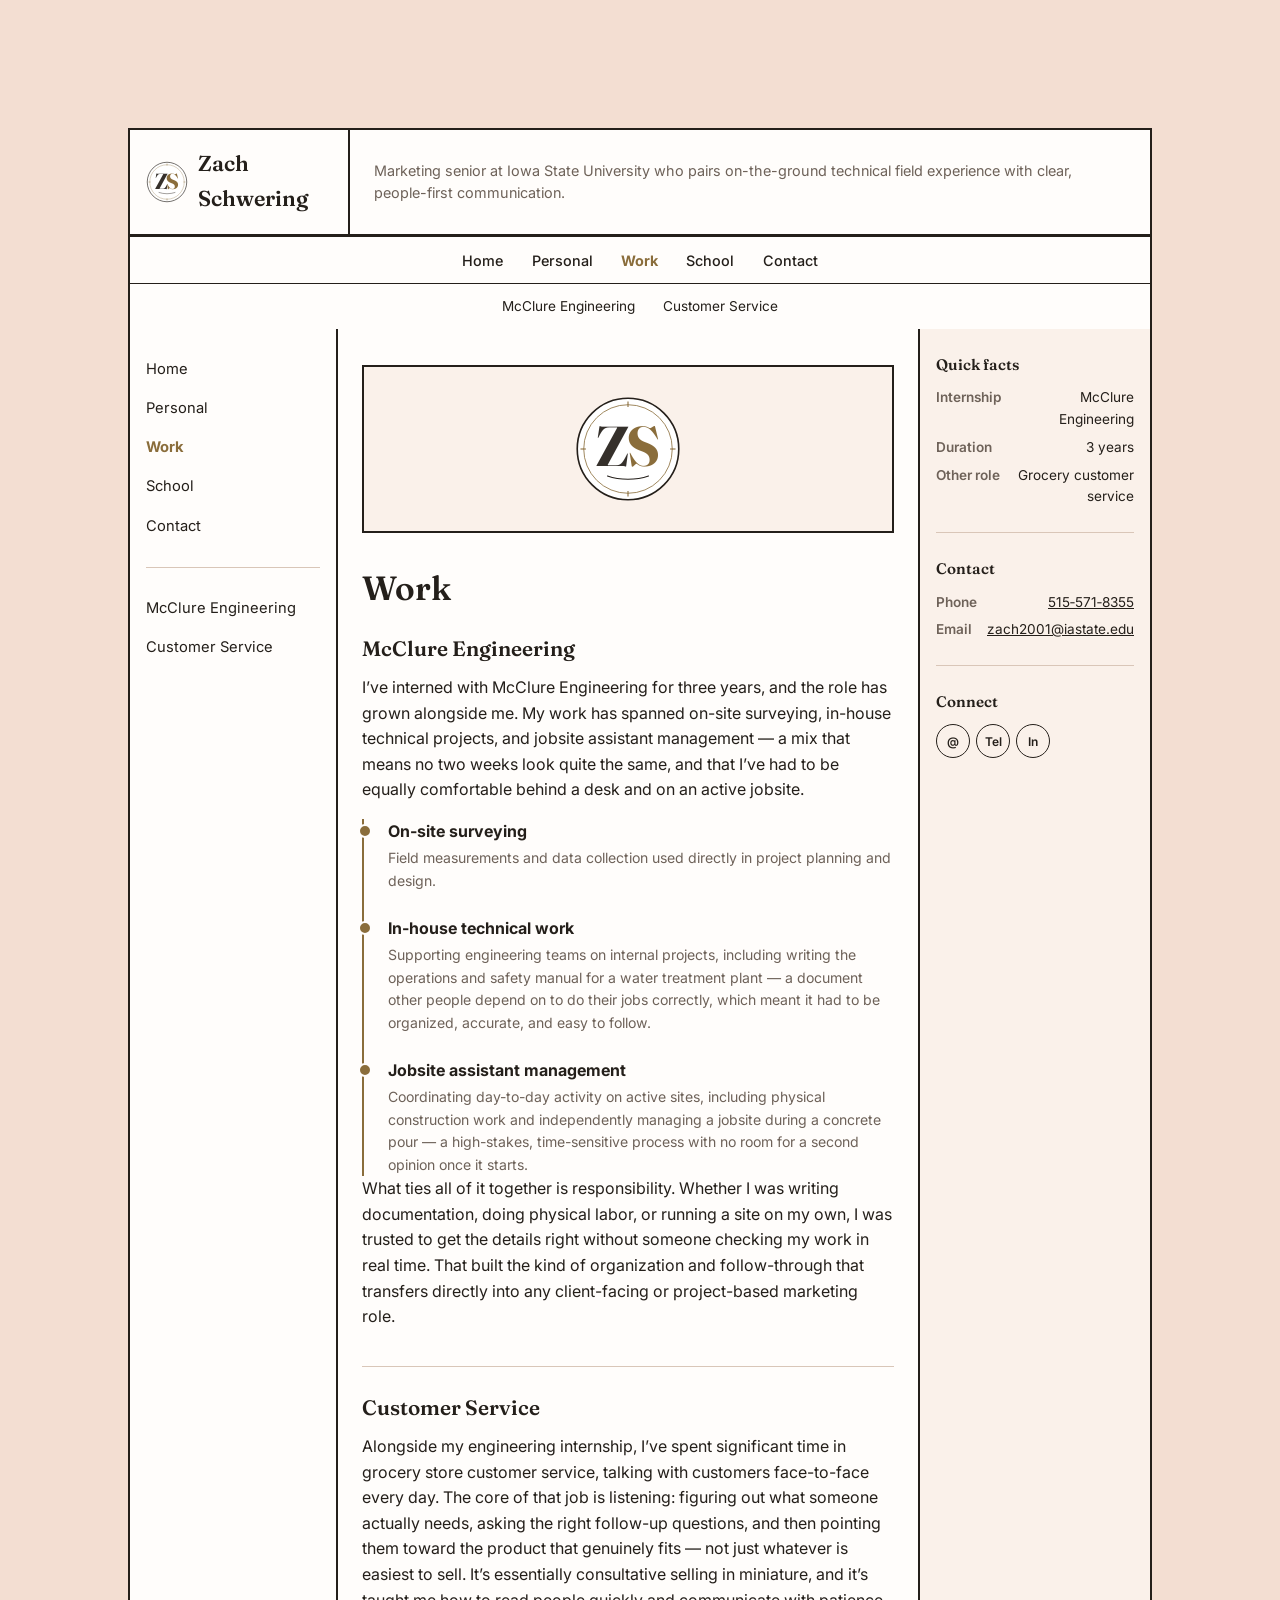
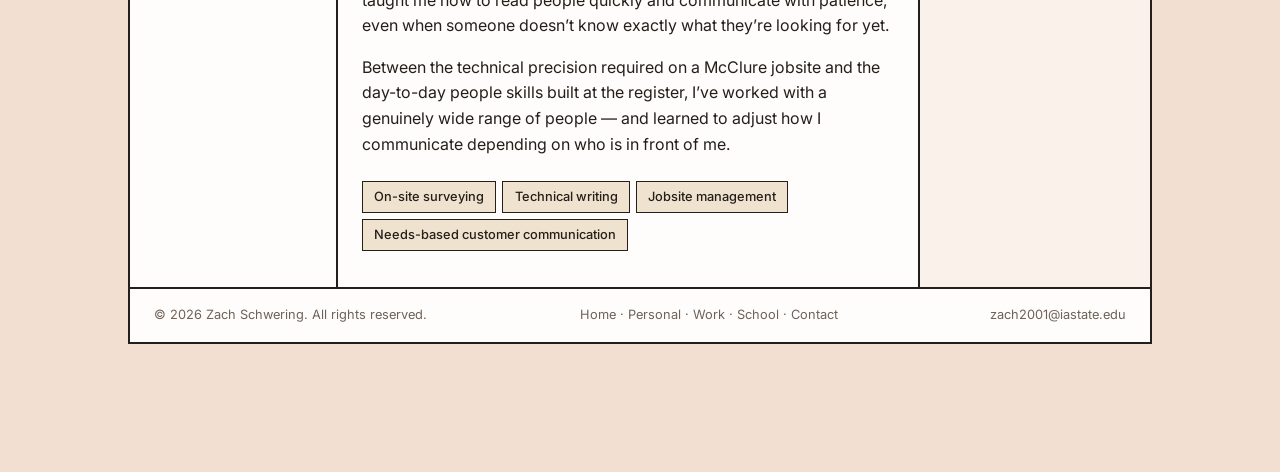
<file: work.html>
<!DOCTYPE html>
<html lang="en">
<head>
<meta charset="UTF-8">
<meta name="viewport" content="width=device-width, initial-scale=1.0">
<title>Work &mdash; Zach Schwering</title>
<meta name="description" content="Work experience of Zach Schwering, including a three-year internship with McClure Engineering.">
<link rel="icon" href="./assets/zs-monogram.svg" type="image/svg+xml">
<link rel="preconnect" href="https://fonts.googleapis.com">
<link rel="preconnect" href="https://fonts.gstatic.com" crossorigin>
<link href="https://fonts.googleapis.com/css2?family=Fraunces:opsz,wght@9..144,500;9..144,600;9..144,700&family=Inter:wght@400;500;600;700&display=swap" rel="stylesheet">
<link rel="stylesheet" href="./style.css">
</head>
<body>

<div class="page-frame">
  <div class="layout">

    <header class="site-header">
      <div class="logo"><svg class="logo-mark" viewBox="0 0 200 200" role="img" aria-label="ZS monogram logo" xmlns="http://www.w3.org/2000/svg"><circle cx="100" cy="100" r="94" fill="#ffffff" stroke="#241f1a" stroke-width="3"/><circle cx="100" cy="100" r="82" fill="none" stroke="#8a6d3b" stroke-width="1.5"/><line x1="100" y1="12" x2="100" y2="22" stroke="#8a6d3b" stroke-width="2"/><line x1="100" y1="178" x2="100" y2="188" stroke="#8a6d3b" stroke-width="2"/><line x1="12" y1="100" x2="22" y2="100" stroke="#8a6d3b" stroke-width="2"/><line x1="178" y1="100" x2="188" y2="100" stroke="#8a6d3b" stroke-width="2"/><text x="72" y="132" font-family="'Fraunces', Georgia, serif" font-size="104" font-weight="700" fill="#241f1a" opacity="0.92" text-anchor="middle">Z</text><text x="128" y="132" font-family="'Fraunces', Georgia, serif" font-size="104" font-weight="700" fill="#8a6d3b" text-anchor="middle">S</text><path d="M62,150 C85,158 115,158 138,150" fill="none" stroke="#241f1a" stroke-width="2" stroke-linecap="round"/></svg> Zach Schwering</div>
      <div class="info-graphic">
        Marketing senior at Iowa State University who pairs on-the-ground
        technical field experience with clear, people-first communication.
      </div>
    </header>

    <nav class="primary-nav" data-nav="primary" aria-label="Primary"></nav>
    <nav class="secondary-nav" data-nav="secondary" aria-label="Secondary"></nav>

    <div class="content-row">

      <aside class="nav-rail">
        <nav data-nav="rail-primary" aria-label="Primary, sidebar"></nav>
        <nav data-nav="rail-secondary" aria-label="Secondary, sidebar"></nav>
      </aside>

      <main class="main-content">
        <div class="hero-image"><svg class="hero-mark" viewBox="0 0 200 200" role="img" aria-label="ZS monogram" xmlns="http://www.w3.org/2000/svg"><circle cx="100" cy="100" r="94" fill="#ffffff" stroke="#241f1a" stroke-width="3"/><circle cx="100" cy="100" r="82" fill="none" stroke="#8a6d3b" stroke-width="1.5"/><line x1="100" y1="12" x2="100" y2="22" stroke="#8a6d3b" stroke-width="2"/><line x1="100" y1="178" x2="100" y2="188" stroke="#8a6d3b" stroke-width="2"/><line x1="12" y1="100" x2="22" y2="100" stroke="#8a6d3b" stroke-width="2"/><line x1="178" y1="100" x2="188" y2="100" stroke="#8a6d3b" stroke-width="2"/><text x="72" y="132" font-family="'Fraunces', Georgia, serif" font-size="104" font-weight="700" fill="#241f1a" opacity="0.92" text-anchor="middle">Z</text><text x="128" y="132" font-family="'Fraunces', Georgia, serif" font-size="104" font-weight="700" fill="#8a6d3b" text-anchor="middle">S</text><path d="M62,150 C85,158 115,158 138,150" fill="none" stroke="#241f1a" stroke-width="2" stroke-linecap="round"/></svg></div>

        <h1>Work</h1>

        <h2 id="mcclure">McClure Engineering</h2>
        <p>
          I&rsquo;ve interned with McClure Engineering for three years, and
          the role has grown alongside me. My work has spanned on-site
          surveying, in-house technical projects, and jobsite assistant
          management &mdash; a mix that means no two weeks look quite the
          same, and that I&rsquo;ve had to be equally comfortable behind a
          desk and on an active jobsite.
        </p>

        <ul class="timeline">
          <li>
            <span class="role">On-site surveying</span>
            <span class="meta">Field measurements and data collection used
              directly in project planning and design.</span>
          </li>
          <li>
            <span class="role">In-house technical work</span>
            <span class="meta">Supporting engineering teams on internal
              projects, including writing the operations and safety manual
              for a water treatment plant &mdash; a document other people
              depend on to do their jobs correctly, which meant it had to
              be organized, accurate, and easy to follow.</span>
          </li>
          <li>
            <span class="role">Jobsite assistant management</span>
            <span class="meta">Coordinating day-to-day activity on active
              sites, including physical construction work and independently
              managing a jobsite during a concrete pour &mdash; a high-stakes,
              time-sensitive process with no room for a second opinion once
              it starts.</span>
          </li>
        </ul>

        <p>
          What ties all of it together is responsibility. Whether I was
          writing documentation, doing physical labor, or running a site on
          my own, I was trusted to get the details right without someone
          checking my work in real time. That built the kind of organization
          and follow-through that transfers directly into any client-facing
          or project-based marketing role.
        </p>

        <h2 id="customer-service">Customer Service</h2>
        <p>
          Alongside my engineering internship, I&rsquo;ve spent significant
          time in grocery store customer service, talking with customers
          face-to-face every day. The core of that job is listening: figuring
          out what someone actually needs, asking the right follow-up
          questions, and then pointing them toward the product that genuinely
          fits &mdash; not just whatever is easiest to sell. It&rsquo;s
          essentially consultative selling in miniature, and it&rsquo;s
          taught me how to read people quickly and communicate with patience,
          even when someone doesn&rsquo;t know exactly what they&rsquo;re
          looking for yet.
        </p>
        <p>
          Between the technical precision required on a McClure jobsite and
          the day-to-day people skills built at the register, I&rsquo;ve
          worked with a genuinely wide range of people &mdash; and learned to
          adjust how I communicate depending on who is in front of me.
        </p>

        <ul class="tag-list">
          <li>On-site surveying</li>
          <li>Technical writing</li>
          <li>Jobsite management</li>
          <li>Needs-based customer communication</li>
        </ul>
      </main>

      <aside class="sticky-rail">
        <section>
          <h2>Quick facts</h2>
          <dl class="fact-list">
            <dt>Internship</dt><dd>McClure Engineering</dd>
            <dt>Duration</dt><dd>3 years</dd>
            <dt>Other role</dt><dd>Grocery customer service</dd>
          </dl>
        </section>
        <section>
          <h2>Contact</h2>
          <dl class="fact-list">
            <dt>Phone</dt><dd><a href="tel:+15155718355">515&#8209;571&#8209;8355</a></dd>
            <dt>Email</dt><dd><a href="mailto:zach2001@iastate.edu">zach2001@iastate.edu</a></dd>
          </dl>
        </section>
        <section>
          <h2>Connect</h2>
          <div class="social-icons">
            <a href="mailto:zach2001@iastate.edu" aria-label="Email">@</a>
            <a href="tel:+15155718355" aria-label="Phone">Tel</a>
            <a href="#" aria-label="LinkedIn">In</a>
          </div>
        </section>
      </aside>

    </div>

    <footer class="site-footer">
      <span>&copy; <span id="year"></span> Zach Schwering. All rights reserved.</span>
      <span><a href="index.html">Home</a> &middot; <a href="person.html">Personal</a> &middot; <a href="work.html">Work</a> &middot; <a href="school.html">School</a> &middot; <a href="contact.html">Contact</a></span>
      <span><a href="mailto:zach2001@iastate.edu">zach2001@iastate.edu</a></span>
    </footer>

  </div>
</div>

<script src="./nav.js"></script>
<script>
  document.getElementById("year").textContent = new Date().getFullYear();
</script>
</body>
</html>
</file>
<file: style.css>
/* =========================================================
   Wireframe-style layout — refined pass
   - Faded salmon page background, 10% margin on every edge
   - Boxed layout matching: logo/infographic header, primary +
     secondary nav bars, left nav rail, hero + main content,
     right "sticky content" rail, footer
   - One consistent bronze accent thread ties the monogram,
     hovers, and small structural marks together
   ========================================================= */

:root {
  /* Palette */
  --salmon-bg: #f3ded2;       /* faded salmon page background */
  --panel-bg: #fffdfb;        /* warm paper white, content boxes */
  --sticky-bg: #faf1ea;       /* slightly warmer panel for the side rail */
  --ink: #241f1a;             /* warm near-black — structure + body text */
  --ink-soft: #6e6259;        /* muted secondary text */
  --rule-soft: #d9c6b8;       /* hairline dividers */
  --accent: #8a6d3b;          /* the one accent color — bronze, from the monogram */
  --accent-soft: #efe2ce;     /* tinted accent background for chips/tags */
  --on-accent: #fffdfb;       /* text color on top of a filled accent */

  /* Type */
  --font-display: "Fraunces", Georgia, "Times New Roman", serif;
  --font-body: "Inter", -apple-system, BlinkMacSystemFont, "Segoe UI", sans-serif;

  /* Layout */
  --edge-margin: 10%;         /* margin on each edge, as requested */
  --header-h-logo: 104px;
  --nav-h: 38px;

  /* Spacing scale */
  --sp-1: 0.375rem;
  --sp-2: 0.625rem;
  --sp-3: 1rem;
  --sp-4: 1.5rem;
  --sp-5: 2.25rem;
}

* {
  box-sizing: border-box;
}

html, body {
  margin: 0;
  padding: 0;
}

body {
  background-color: var(--salmon-bg);
  color: var(--ink);
  font-family: var(--font-body);
  font-size: 16px;
  line-height: 1.6;
  min-height: 100vh;
  -webkit-font-smoothing: antialiased;
}

/* ---------------------------------------------------------
   Outer frame: 10% margin on every edge. The salmon
   background showing through this margin is the wireframe's
   original "body or background area."
   --------------------------------------------------------- */
.page-frame {
  margin: var(--edge-margin);
  min-height: 80vh;
}

.layout {
  border: 2px solid var(--ink);
  background: var(--panel-bg);
  display: flex;
  flex-direction: column;
  min-height: 100%;
}

/* ---------------------------------------------------------
   Header: logo (left) + informational graphic (right),
   then primary nav row, then secondary nav row
   --------------------------------------------------------- */
.site-header {
  display: grid;
  grid-template-columns: 220px 1fr;
  border-bottom: 2px solid var(--ink);
}

.logo {
  display: flex;
  align-items: center;
  justify-content: center;
  gap: var(--sp-2);
  border-right: 2px solid var(--ink);
  font-family: var(--font-display);
  font-size: 1.35rem;
  font-weight: 600;
  min-height: var(--header-h-logo);
  padding: var(--sp-2) var(--sp-3);
}

.logo-mark {
  width: 42px;
  height: 42px;
  flex: none;
}

.info-graphic {
  display: flex;
  align-items: center;
  padding: var(--sp-3) var(--sp-4);
  font-size: 0.9rem;
  color: var(--ink-soft);
  line-height: 1.55;
}

.primary-nav,
.secondary-nav {
  border-top: 1px solid var(--ink);
  min-height: var(--nav-h);
  display: flex;
  align-items: center;
}

.primary-nav ul,
.secondary-nav ul {
  list-style: none;
  margin: 0;
  padding: var(--sp-1) var(--sp-3);
  display: flex;
  justify-content: center;
  gap: var(--sp-1);
  flex-wrap: wrap;
  width: 100%;
}

.primary-nav a,
.secondary-nav a {
  display: block;
  padding: 0.35rem 0.7rem;
  color: var(--ink);
  text-decoration: none;
  font-size: 0.9rem;
  font-weight: 500;
  border-radius: 3px;
  transition: background-color 0.15s ease, color 0.15s ease;
}

.primary-nav a:hover,
.secondary-nav a:hover,
.primary-nav a:focus-visible,
.secondary-nav a:focus-visible {
  background-color: var(--accent);
  color: var(--on-accent);
  outline: none;
}

.primary-nav a[aria-current="page"],
.secondary-nav a[aria-current="page"] {
  font-weight: 700;
  color: var(--accent);
}

.secondary-nav {
  font-size: 0.85rem;
  color: var(--ink-soft);
}

.secondary-nav a {
  font-weight: 400;
  font-size: 0.85rem;
}

/* ---------------------------------------------------------
   Body row: left nav rail / main content / sticky rail
   --------------------------------------------------------- */
.content-row {
  display: grid;
  grid-template-columns: 208px 1fr 232px;
  flex: 1;
}

.nav-rail {
  border-right: 2px solid var(--ink);
  padding: var(--sp-4) var(--sp-3);
}

.nav-rail nav + nav {
  margin-top: var(--sp-4);
  padding-top: var(--sp-4);
  border-top: 1px solid var(--rule-soft);
}

.nav-rail ul {
  list-style: none;
  margin: 0;
  padding: 0;
}

.nav-rail li + li {
  margin-top: var(--sp-1);
}

.nav-rail a {
  display: block;
  padding: 0.3rem 0.4rem;
  margin: 0 -0.4rem;
  border-radius: 3px;
  color: var(--ink);
  text-decoration: none;
  font-size: 0.92rem;
  transition: background-color 0.15s ease, color 0.15s ease;
}

.nav-rail a:hover,
.nav-rail a:focus-visible {
  background-color: var(--accent-soft);
  color: var(--accent);
  outline: none;
}

.nav-rail a[aria-current="page"] {
  font-weight: 700;
  color: var(--accent);
}

/* Main content column */
.main-content {
  padding: var(--sp-5) var(--sp-4);
  min-width: 0; /* allow grid child to shrink */
}

.hero-image {
  border: 2px solid var(--ink);
  min-height: 168px;
  display: flex;
  align-items: center;
  justify-content: center;
  margin-bottom: var(--sp-5);
  overflow: hidden;
  background: var(--sticky-bg);
}

.hero-mark {
  width: 108px;
  height: 108px;
}

.main-content h1 {
  font-family: var(--font-display);
  font-size: 2.1rem;
  font-weight: 600;
  line-height: 1.15;
  margin: 0 0 var(--sp-4);
}

.main-content p {
  max-width: 62ch;
  color: var(--ink);
  margin: 0 0 var(--sp-3);
}

.main-content h2 {
  font-family: var(--font-display);
  font-size: 1.3rem;
  font-weight: 600;
  margin: var(--sp-5) 0 var(--sp-2);
  padding-top: var(--sp-4);
  border-top: 1px solid var(--rule-soft);
}

.main-content h2:first-of-type {
  border-top: none;
  padding-top: 0;
  margin-top: var(--sp-4);
}

/* Right sticky rail: contact, quick facts, connect */
.sticky-rail {
  border-left: 2px solid var(--ink);
  background: var(--sticky-bg);
  padding: var(--sp-4) var(--sp-3);
}

.sticky-rail section + section {
  margin-top: var(--sp-4);
  padding-top: var(--sp-4);
  border-top: 1px solid var(--rule-soft);
}

.sticky-rail h2 {
  font-family: var(--font-display);
  font-size: 0.95rem;
  font-weight: 600;
  margin: 0 0 var(--sp-2);
  color: var(--ink);
}

.sticky-rail ul {
  list-style: none;
  margin: 0;
  padding: 0;
  font-size: 0.85rem;
}

.sticky-rail li + li {
  margin-top: var(--sp-1);
}

.sticky-rail a {
  color: var(--ink);
}

.social-icons {
  display: flex;
  gap: var(--sp-1);
  flex-wrap: wrap;
}

.social-icons a {
  width: 34px;
  height: 34px;
  border: 1px solid var(--ink);
  border-radius: 50%;
  display: flex;
  align-items: center;
  justify-content: center;
  font-size: 0.75rem;
  font-weight: 600;
  color: var(--ink);
  text-decoration: none;
  transition: background-color 0.15s ease, color 0.15s ease, border-color 0.15s ease;
}

.social-icons a:hover,
.social-icons a:focus-visible {
  background-color: var(--accent);
  border-color: var(--accent);
  color: var(--on-accent);
  outline: none;
}

/* Quick facts / contact list used in the sticky rail */
.fact-list {
  display: grid;
  grid-template-columns: auto 1fr;
  column-gap: var(--sp-2);
  row-gap: var(--sp-1);
  margin: 0;
  padding: 0;
  font-size: 0.85rem;
}

.fact-list dt {
  color: var(--ink-soft);
  font-weight: 600;
  margin: 0;
}

.fact-list dd {
  margin: 0;
  text-align: right;
}

.fact-list a {
  color: var(--ink);
}

.fact-list a:hover,
.fact-list a:focus-visible {
  color: var(--accent);
}

/* Skill / strength tags */
.tag-list {
  display: flex;
  flex-wrap: wrap;
  gap: var(--sp-1);
  list-style: none;
  margin: var(--sp-4) 0 0;
  padding: 0;
}

.tag-list li {
  border: 1px solid var(--ink);
  padding: 0.3rem 0.7rem;
  font-size: 0.8rem;
  font-weight: 500;
  background: var(--accent-soft);
  color: var(--ink);
}

/* Work timeline — a genuine sequence, so it earns a marker */
.timeline {
  margin: 0;
  padding: 0;
  list-style: none;
  border-left: 2px solid var(--accent);
}

.timeline li {
  position: relative;
  padding: 0 0 var(--sp-4) var(--sp-4);
}

.timeline li::before {
  content: "";
  position: absolute;
  left: -6px;
  top: 0.3rem;
  width: 10px;
  height: 10px;
  border-radius: 50%;
  background: var(--accent);
  border: 2px solid var(--panel-bg);
}

.timeline li:last-child {
  padding-bottom: 0;
}

.timeline .role {
  display: block;
  font-weight: 700;
  color: var(--ink);
}

.timeline .meta {
  display: block;
  font-size: 0.88rem;
  color: var(--ink-soft);
  margin-top: 0.15rem;
}

/* ---------------------------------------------------------
   Footer
   --------------------------------------------------------- */
.site-footer {
  border-top: 2px solid var(--ink);
  padding: var(--sp-3) var(--sp-4);
  font-size: 0.8rem;
  color: var(--ink-soft);
  display: flex;
  justify-content: space-between;
  flex-wrap: wrap;
  gap: var(--sp-2);
}

.site-footer a {
  color: var(--ink-soft);
  text-decoration: none;
  transition: color 0.15s ease;
}

.site-footer a:hover,
.site-footer a:focus-visible {
  color: var(--accent);
  text-decoration: underline;
}

/* ---------------------------------------------------------
   Mobile nav toggle (used by nav.js)
   --------------------------------------------------------- */
.nav-toggle {
  display: none;
  border: 1px solid var(--ink);
  background: var(--panel-bg);
  color: var(--ink);
  padding: 0.35rem 0.9rem;
  font-size: 0.85rem;
  font-family: var(--font-body);
  cursor: pointer;
  transition: background-color 0.15s ease, color 0.15s ease;
}

.nav-toggle:hover,
.nav-toggle:focus-visible {
  background-color: var(--accent);
  border-color: var(--accent);
  color: var(--on-accent);
  outline: none;
}

/* ---------------------------------------------------------
   Embedded Google Form
   --------------------------------------------------------- */
.form-embed {
  border: 2px solid var(--ink);
  background: var(--sticky-bg);
  padding: var(--sp-3);
  margin: var(--sp-4) 0;
}

.form-embed iframe {
  width: 100%;
  min-height: 900px;
  border: 1px solid var(--rule-soft);
  background: #ffffff;
  display: block;
}

/* ---------------------------------------------------------
   Responsive: collapse the three-column layout on narrow
   screens, stack the header, and turn nav lists into a
   toggled mobile menu (see nav.js for the toggle behavior)
   --------------------------------------------------------- */
@media (max-width: 900px) {
  :root {
    --edge-margin: 4%;
  }

  .content-row {
    grid-template-columns: 1fr;
  }

  .nav-rail,
  .sticky-rail {
    border-right: none;
    border-left: none;
    border-top: 2px solid var(--ink);
  }

  .site-header {
    grid-template-columns: 1fr;
  }

  .logo {
    border-right: none;
    border-bottom: 2px solid var(--ink);
  }

  .main-content h1 {
    font-size: 1.7rem;
  }

  .nav-toggle {
    display: block;
    margin: 0.5rem auto;
  }

  .primary-nav ul,
  .secondary-nav ul {
    display: none;
    flex-direction: column;
    align-items: center;
    padding: var(--sp-2) 0;
  }

  .primary-nav.is-open ul,
  .secondary-nav.is-open ul {
    display: flex;
  }
}
</file>
